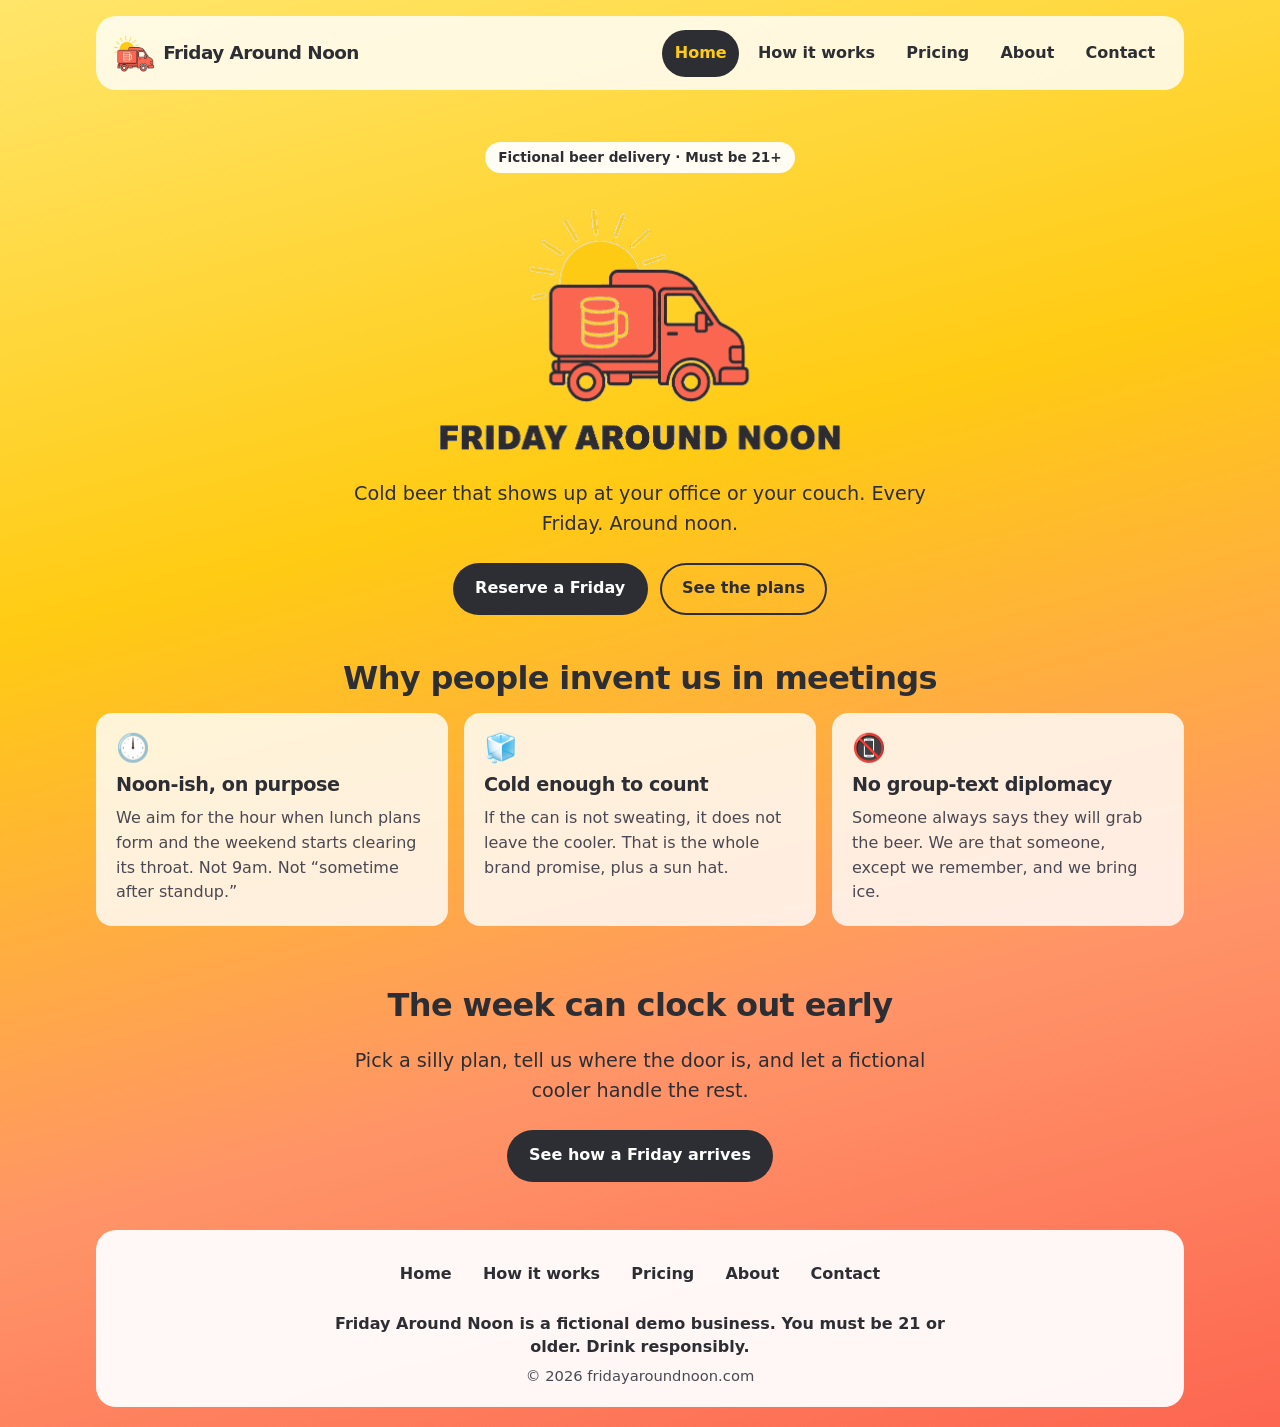
<file: index.html>
<!DOCTYPE html>
<html lang="en">
<head>
  <meta charset="UTF-8">
  <meta name="viewport" content="width=device-width, initial-scale=1.0">
  <link rel="icon" href="images/favicon.png" type="image/png">
  <title>Friday Around Noon</title>
  <meta name="description" content="A fictional delivery service that brings cold beer to your office or home every Friday around noon.">
  <link rel="stylesheet" href="styles.css">
</head>
<body>
  <a class="skip" href="#content">Skip to content</a>
  <header class="site-header">
    <a class="logo" href="index.html"><img src="images/logo-icon.png" alt="Friday Around Noon" width="44" height="39"><span aria-hidden="true">Friday Around Noon</span></a>
    <nav class="nav" aria-label="Main">
      <a href="index.html" aria-current="page">Home</a>
      <a href="how-it-works.html">How it works</a>
      <a href="pricing.html">Pricing</a>
      <a href="about.html">About</a>
      <a href="contact.html">Contact</a>
    </nav>
  </header>
  <main id="content">
    <section class="hero">
      <p class="kicker">Fictional beer delivery · Must be 21+</p>
      <h1 class="logo-heading"><img class="hero-logo" src="images/logo.png" alt="Friday Around Noon" width="835" height="520"></h1>
      <p class="tagline">Cold beer that shows up at your office or your couch. Every Friday. Around noon.</p>
      <div class="actions">
        <a class="button" href="contact.html">Reserve a Friday</a>
        <a class="button secondary" href="pricing.html">See the plans</a>
      </div>
    </section>
    <section class="section" aria-labelledby="points-title">
      <h2 class="section-title" id="points-title">Why people invent us in meetings</h2>
      <div class="grid-3">
        <article class="card">
          <div class="emoji" aria-hidden="true">🕛</div>
          <h3>Noon-ish, on purpose</h3>
          <p>We aim for the hour when lunch plans form and the weekend starts clearing its throat. Not 9am. Not “sometime after standup.”</p>
        </article>
        <article class="card">
          <div class="emoji" aria-hidden="true">🧊</div>
          <h3>Cold enough to count</h3>
          <p>If the can is not sweating, it does not leave the cooler. That is the whole brand promise, plus a sun hat.</p>
        </article>
        <article class="card">
          <div class="emoji" aria-hidden="true">📵</div>
          <h3>No group-text diplomacy</h3>
          <p>Someone always says they will grab the beer. We are that someone, except we remember, and we bring ice.</p>
        </article>
      </div>
    </section>
    <section class="section hero">
      <h2>The week can clock out early</h2>
      <p class="lede">Pick a silly plan, tell us where the door is, and let a fictional cooler handle the rest.</p>
      <div class="actions">
        <a class="button" href="how-it-works.html">See how a Friday arrives</a>
      </div>
    </section>
  </main>
  <footer class="site-footer">
    <nav class="footer-nav" aria-label="Footer">
      <a href="index.html">Home</a>
      <a href="how-it-works.html">How it works</a>
      <a href="pricing.html">Pricing</a>
      <a href="about.html">About</a>
      <a href="contact.html">Contact</a>
    </nav>
    <p class="disclaimer">Friday Around Noon is a fictional demo business. You must be 21 or older. Drink responsibly.</p>
    <p class="fineprint">&copy; 2026 fridayaroundnoon.com</p>
  </footer>
</body>
</html>
</file>
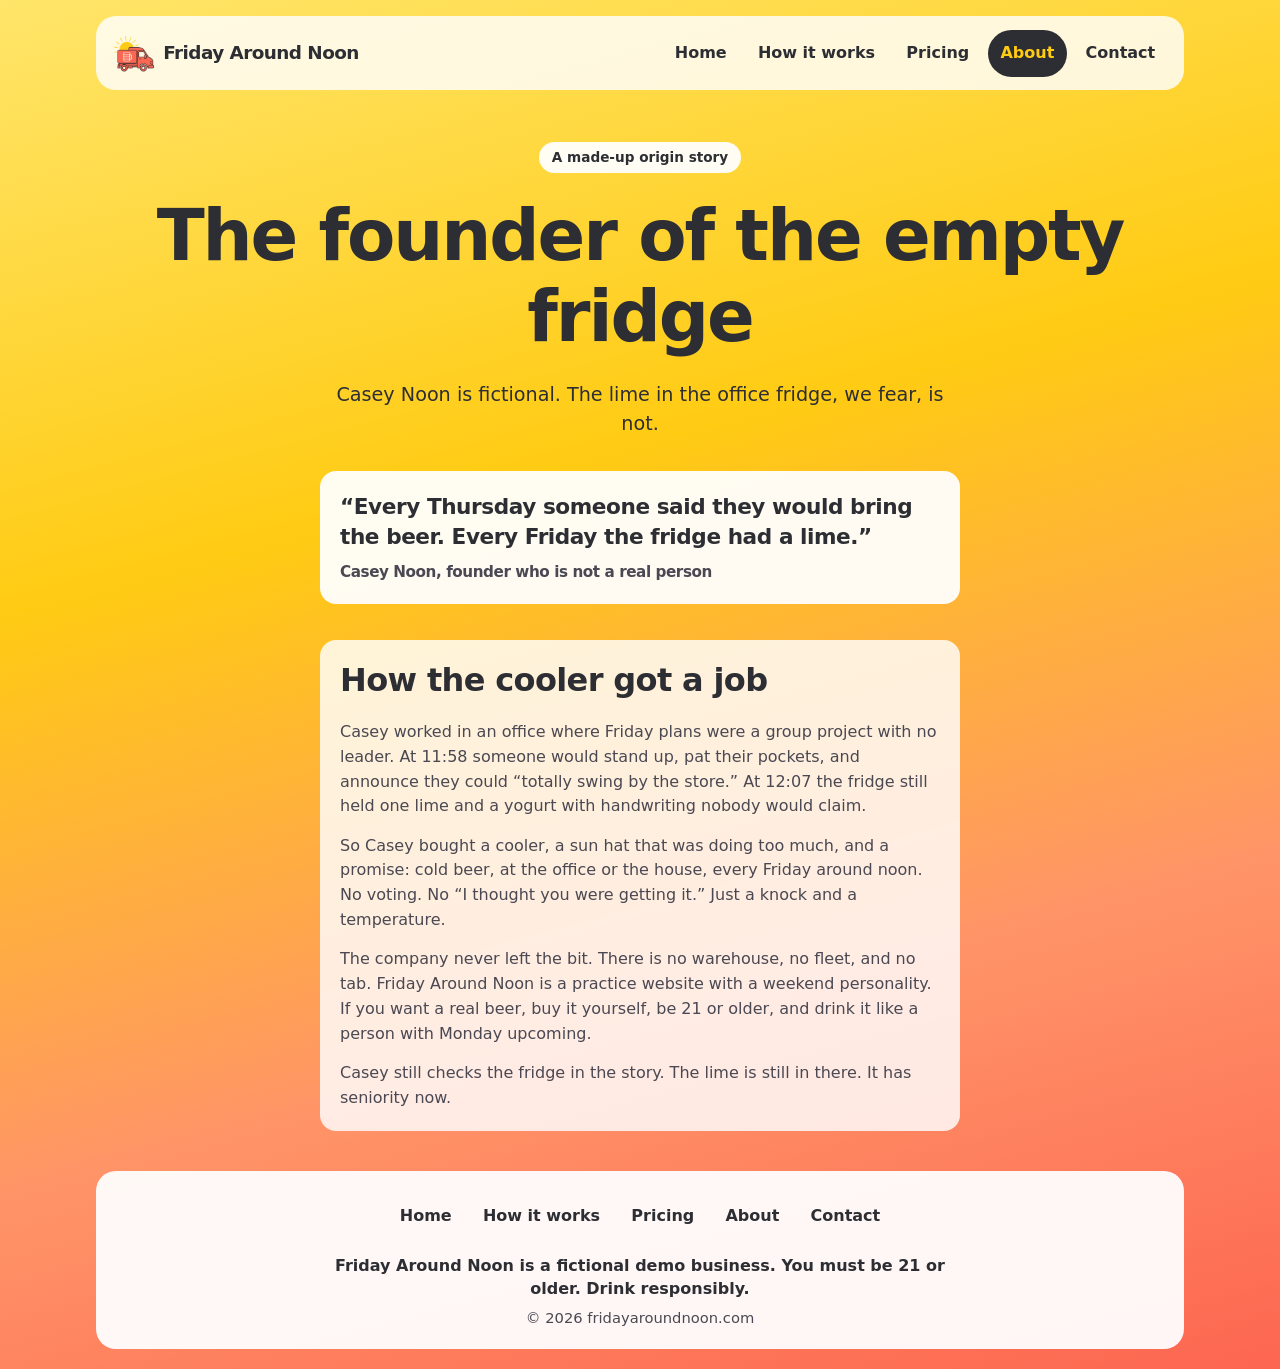
<file: about.html>
<!DOCTYPE html>
<html lang="en">
<head>
  <meta charset="UTF-8">
  <meta name="viewport" content="width=device-width, initial-scale=1.0">
  <link rel="icon" href="images/favicon.png" type="image/png">
  <title>About · Friday Around Noon</title>
  <meta name="description" content="The fictional founder story behind Friday Around Noon, a goofy beer delivery demo.">
  <link rel="stylesheet" href="styles.css">
</head>
<body>
  <a class="skip" href="#content">Skip to content</a>
  <header class="site-header">
    <a class="logo" href="index.html"><img src="images/logo-icon.png" alt="Friday Around Noon" width="44" height="39"><span aria-hidden="true">Friday Around Noon</span></a>
    <nav class="nav" aria-label="Main">
      <a href="index.html">Home</a>
      <a href="how-it-works.html">How it works</a>
      <a href="pricing.html">Pricing</a>
      <a href="about.html" aria-current="page">About</a>
      <a href="contact.html">Contact</a>
    </nav>
  </header>
  <main id="content">
    <header class="hero">
      <p class="kicker">A made-up origin story</p>
      <h1>The founder of the empty fridge</h1>
      <p class="lede">Casey Noon is fictional. The lime in the office fridge, we fear, is not.</p>
    </header>
    <div class="narrow">
      <figure class="quote">
        “Every Thursday someone said they would bring the beer. Every Friday the fridge had a lime.”
        <span>Casey Noon, founder who is not a real person</span>
      </figure>
      <article class="story section">
        <h2>How the cooler got a job</h2>
        <p>Casey worked in an office where Friday plans were a group project with no leader. At 11:58 someone would stand up, pat their pockets, and announce they could “totally swing by the store.” At 12:07 the fridge still held one lime and a yogurt with handwriting nobody would claim.</p>
        <p>So Casey bought a cooler, a sun hat that was doing too much, and a promise: cold beer, at the office or the house, every Friday around noon. No voting. No “I thought you were getting it.” Just a knock and a temperature.</p>
        <p>The company never left the bit. There is no warehouse, no fleet, and no tab. Friday Around Noon is a practice website with a weekend personality. If you want a real beer, buy it yourself, be 21 or older, and drink it like a person with Monday upcoming.</p>
        <p>Casey still checks the fridge in the story. The lime is still in there. It has seniority now.</p>
      </article>
    </div>
  </main>
  <footer class="site-footer">
    <nav class="footer-nav" aria-label="Footer">
      <a href="index.html">Home</a>
      <a href="how-it-works.html">How it works</a>
      <a href="pricing.html">Pricing</a>
      <a href="about.html">About</a>
      <a href="contact.html">Contact</a>
    </nav>
    <p class="disclaimer">Friday Around Noon is a fictional demo business. You must be 21 or older. Drink responsibly.</p>
    <p class="fineprint">&copy; 2026 fridayaroundnoon.com</p>
  </footer>
</body>
</html>
</file>
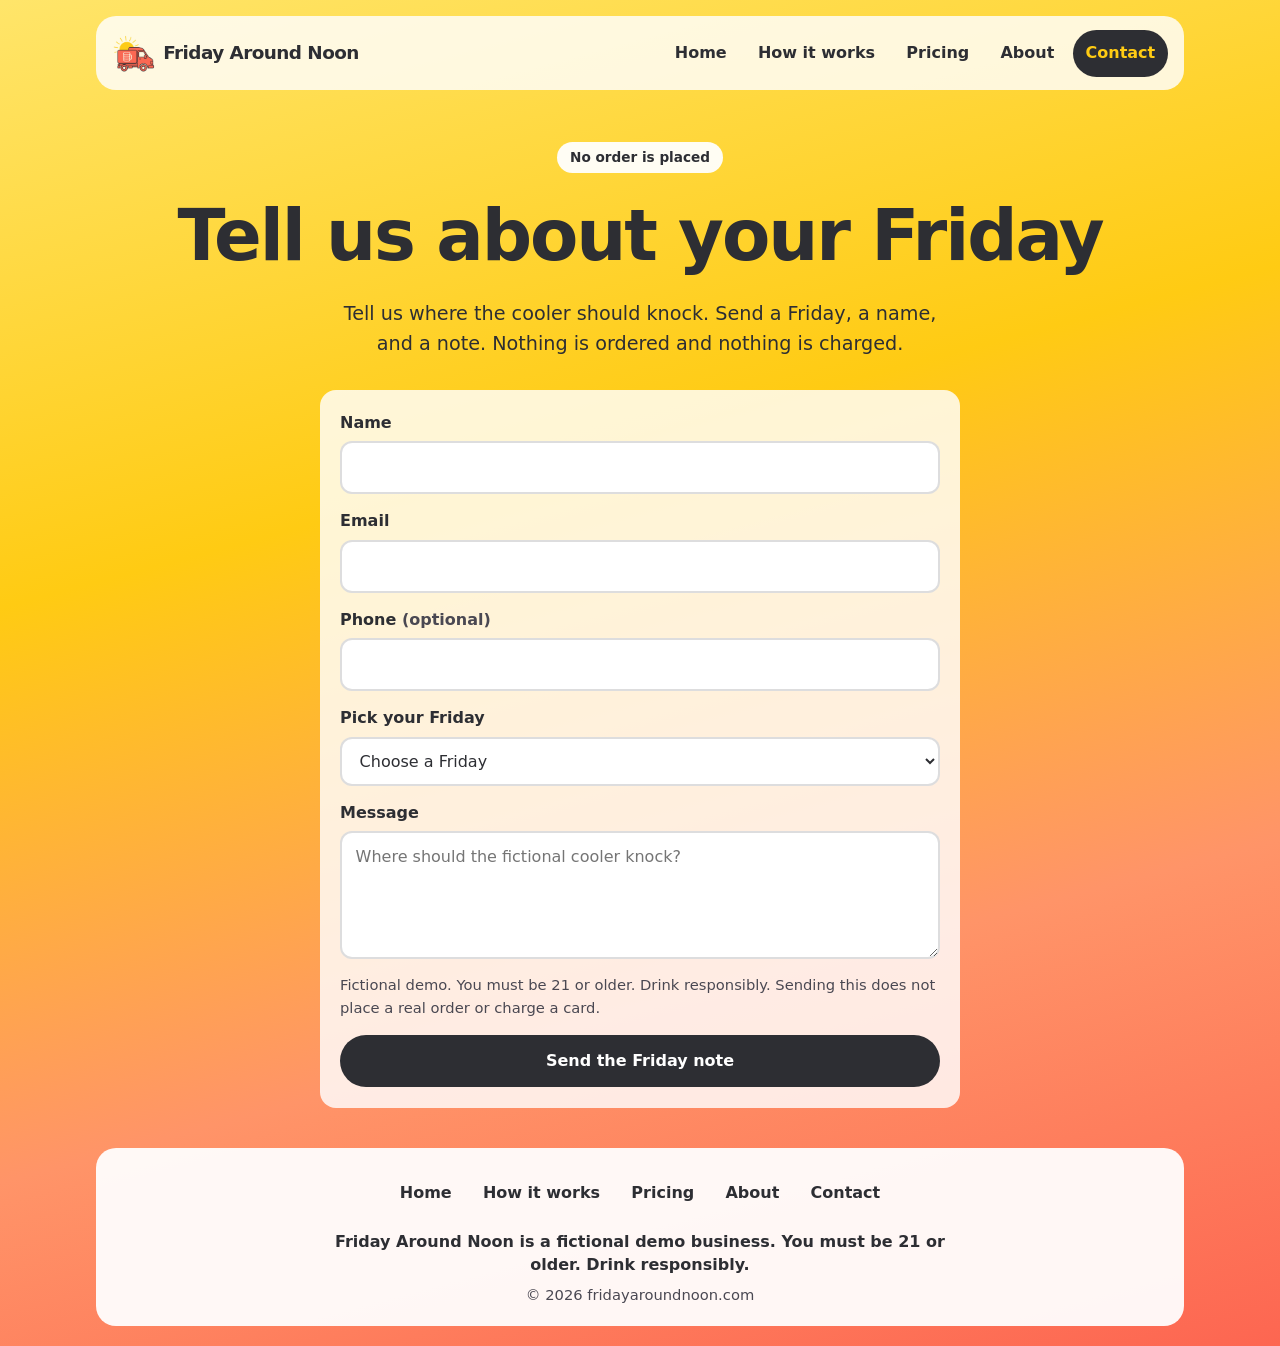
<file: contact.html>
<!DOCTYPE html>
<html lang="en">
<head>
  <meta charset="UTF-8">
  <meta name="viewport" content="width=device-width, initial-scale=1.0">
  <link rel="icon" href="images/favicon.png" type="image/png">
  <title>Contact · Friday Around Noon</title>
  <meta name="description" content="Send a note to the fictional Friday Around Noon cooler. The form posts to Web3Forms.">
  <link rel="stylesheet" href="styles.css">
</head>
<body>
  <a class="skip" href="#content">Skip to content</a>
  <header class="site-header">
    <a class="logo" href="index.html"><img src="images/logo-icon.png" alt="Friday Around Noon" width="44" height="39"><span aria-hidden="true">Friday Around Noon</span></a>
    <nav class="nav" aria-label="Main">
      <a href="index.html">Home</a>
      <a href="how-it-works.html">How it works</a>
      <a href="pricing.html">Pricing</a>
      <a href="about.html">About</a>
      <a href="contact.html" aria-current="page">Contact</a>
    </nav>
  </header>
  <main id="content">
    <header class="hero">
      <p class="kicker">No order is placed</p>
      <h1>Tell us about your Friday</h1>
      <p class="lede">Tell us where the cooler should knock. Send a Friday, a name, and a note. Nothing is ordered and nothing is charged.</p>
    </header>
    <form class="form narrow" action="https://api.web3forms.com/submit" method="POST">
      <input type="hidden" name="access_key" value="9b8277dc-fc61-4c9d-a9d0-d2e81b1ba8a5">
      <input type="hidden" name="subject" value="New Friday note from fridayaroundnoon.com">
      <input type="hidden" name="from_name" value="Friday Around Noon">
      <input type="hidden" name="redirect" value="https://fridayaroundnoon.com/thanks.html">
      <input type="checkbox" name="botcheck" tabindex="-1" autocomplete="off" style="display: none;" aria-hidden="true">

      <div class="field">
        <label for="name">Name</label>
        <input type="text" id="name" name="name" autocomplete="name" required>
      </div>
      <div class="field">
        <label for="email">Email</label>
        <input type="email" id="email" name="email" autocomplete="email" required>
      </div>
      <div class="field">
        <label for="phone">Phone <span class="optional">(optional)</span></label>
        <input type="tel" id="phone" name="phone" autocomplete="tel">
      </div>
      <div class="field">
        <label for="friday">Pick your Friday</label>
        <select id="friday" name="friday" required>
          <option value="" selected disabled>Choose a Friday</option>
          <option>This coming Friday (I'm already looking at the clock)</option>
          <option>Next Friday (I can wait, barely)</option>
          <option>Every Friday (please supervise me)</option>
          <option>A holiday Friday (chaotic good)</option>
        </select>
      </div>
      <div class="field">
        <label for="message">Message</label>
        <textarea id="message" name="message" required placeholder="Where should the fictional cooler knock?"></textarea>
      </div>
      <p class="form-note">Fictional demo. You must be 21 or older. Drink responsibly. Sending this does not place a real order or charge a card.</p>
      <button class="button" type="submit">Send the Friday note</button>
    </form>
  </main>
  <footer class="site-footer">
    <nav class="footer-nav" aria-label="Footer">
      <a href="index.html">Home</a>
      <a href="how-it-works.html">How it works</a>
      <a href="pricing.html">Pricing</a>
      <a href="about.html">About</a>
      <a href="contact.html">Contact</a>
    </nav>
    <p class="disclaimer">Friday Around Noon is a fictional demo business. You must be 21 or older. Drink responsibly.</p>
    <p class="fineprint">&copy; 2026 fridayaroundnoon.com</p>
  </footer>
</body>
</html>
</file>
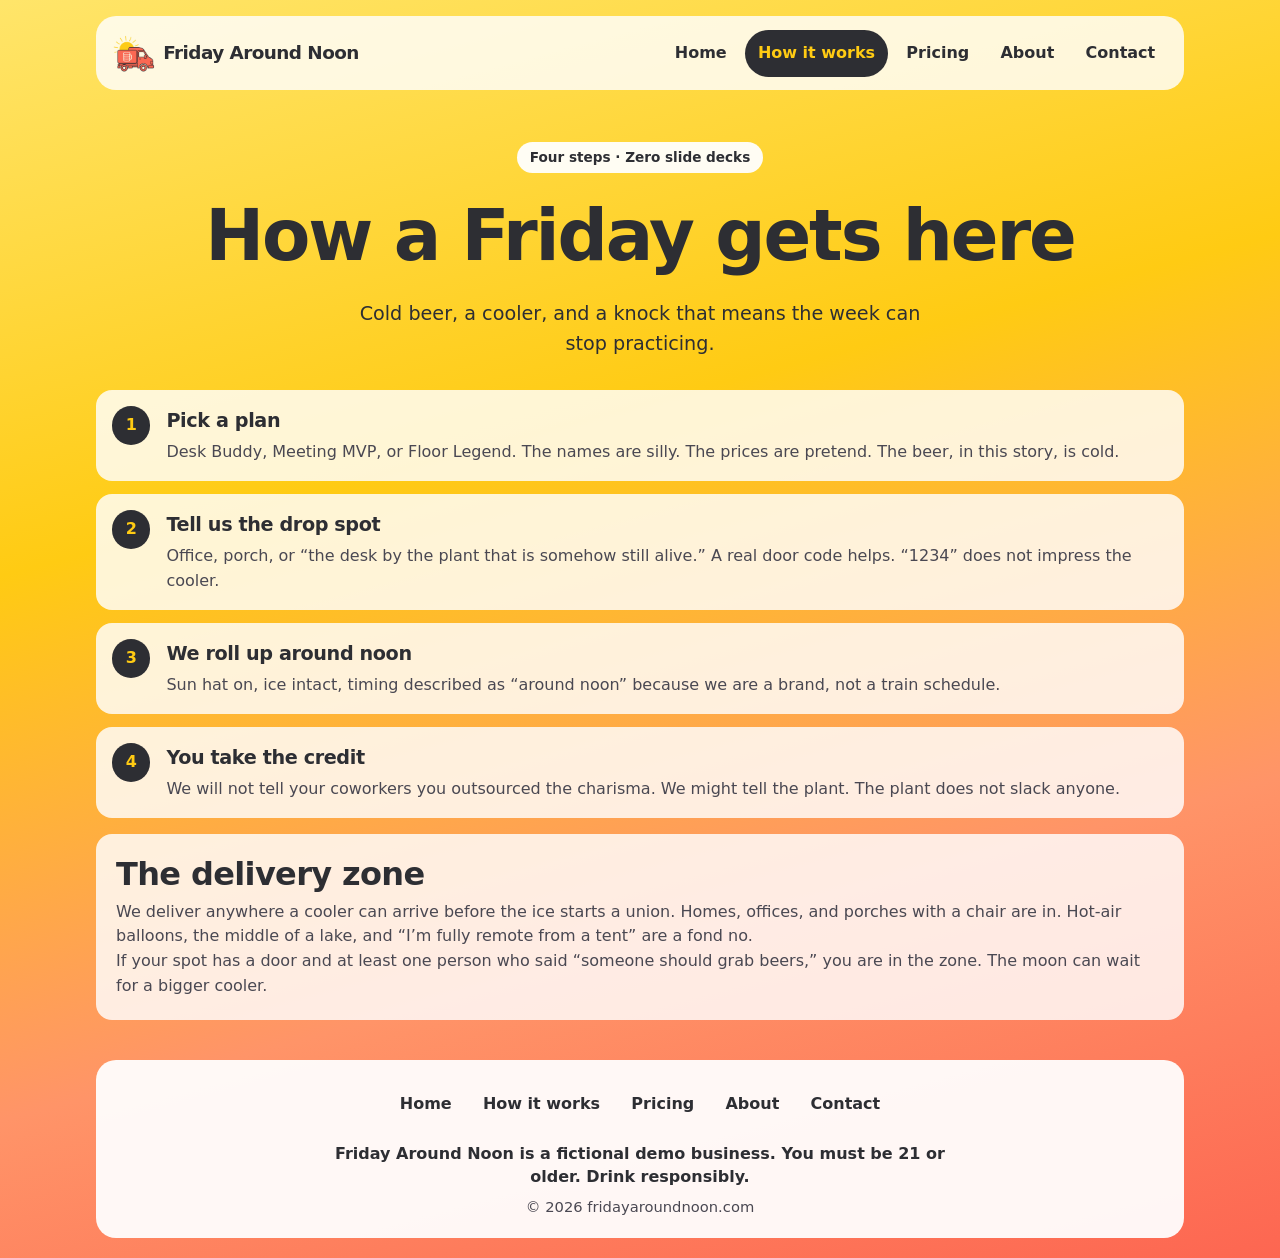
<file: how-it-works.html>
<!DOCTYPE html>
<html lang="en">
<head>
  <meta charset="UTF-8">
  <meta name="viewport" content="width=device-width, initial-scale=1.0">
  <link rel="icon" href="images/favicon.png" type="image/png">
  <title>How it works · Friday Around Noon</title>
  <meta name="description" content="Four goofy steps for a fictional Friday beer drop-off, plus the delivery-zone joke.">
  <link rel="stylesheet" href="styles.css">
</head>
<body>
  <a class="skip" href="#content">Skip to content</a>
  <header class="site-header">
    <a class="logo" href="index.html"><img src="images/logo-icon.png" alt="Friday Around Noon" width="44" height="39"><span aria-hidden="true">Friday Around Noon</span></a>
    <nav class="nav" aria-label="Main">
      <a href="index.html">Home</a>
      <a href="how-it-works.html" aria-current="page">How it works</a>
      <a href="pricing.html">Pricing</a>
      <a href="about.html">About</a>
      <a href="contact.html">Contact</a>
    </nav>
  </header>
  <main id="content">
    <header class="hero">
      <p class="kicker">Four steps · Zero slide decks</p>
      <h1>How a Friday gets here</h1>
      <p class="lede">Cold beer, a cooler, and a knock that means the week can stop practicing.</p>
    </header>
    <ol class="steps">
      <li>
        <h3>Pick a plan</h3>
        <p>Desk Buddy, Meeting MVP, or Floor Legend. The names are silly. The prices are pretend. The beer, in this story, is cold.</p>
      </li>
      <li>
        <h3>Tell us the drop spot</h3>
        <p>Office, porch, or “the desk by the plant that is somehow still alive.” A real door code helps. “1234” does not impress the cooler.</p>
      </li>
      <li>
        <h3>We roll up around noon</h3>
        <p>Sun hat on, ice intact, timing described as “around noon” because we are a brand, not a train schedule.</p>
      </li>
      <li>
        <h3>You take the credit</h3>
        <p>We will not tell your coworkers you outsourced the charisma. We might tell the plant. The plant does not slack anyone.</p>
      </li>
    </ol>
    <aside class="zone">
      <h2>The delivery zone</h2>
      <p>We deliver anywhere a cooler can arrive before the ice starts a union. Homes, offices, and porches with a chair are in. Hot-air balloons, the middle of a lake, and “I’m fully remote from a tent” are a fond no.</p>
      <p>If your spot has a door and at least one person who said “someone should grab beers,” you are in the zone. The moon can wait for a bigger cooler.</p>
    </aside>
  </main>
  <footer class="site-footer">
    <nav class="footer-nav" aria-label="Footer">
      <a href="index.html">Home</a>
      <a href="how-it-works.html">How it works</a>
      <a href="pricing.html">Pricing</a>
      <a href="about.html">About</a>
      <a href="contact.html">Contact</a>
    </nav>
    <p class="disclaimer">Friday Around Noon is a fictional demo business. You must be 21 or older. Drink responsibly.</p>
    <p class="fineprint">&copy; 2026 fridayaroundnoon.com</p>
  </footer>
</body>
</html>
</file>
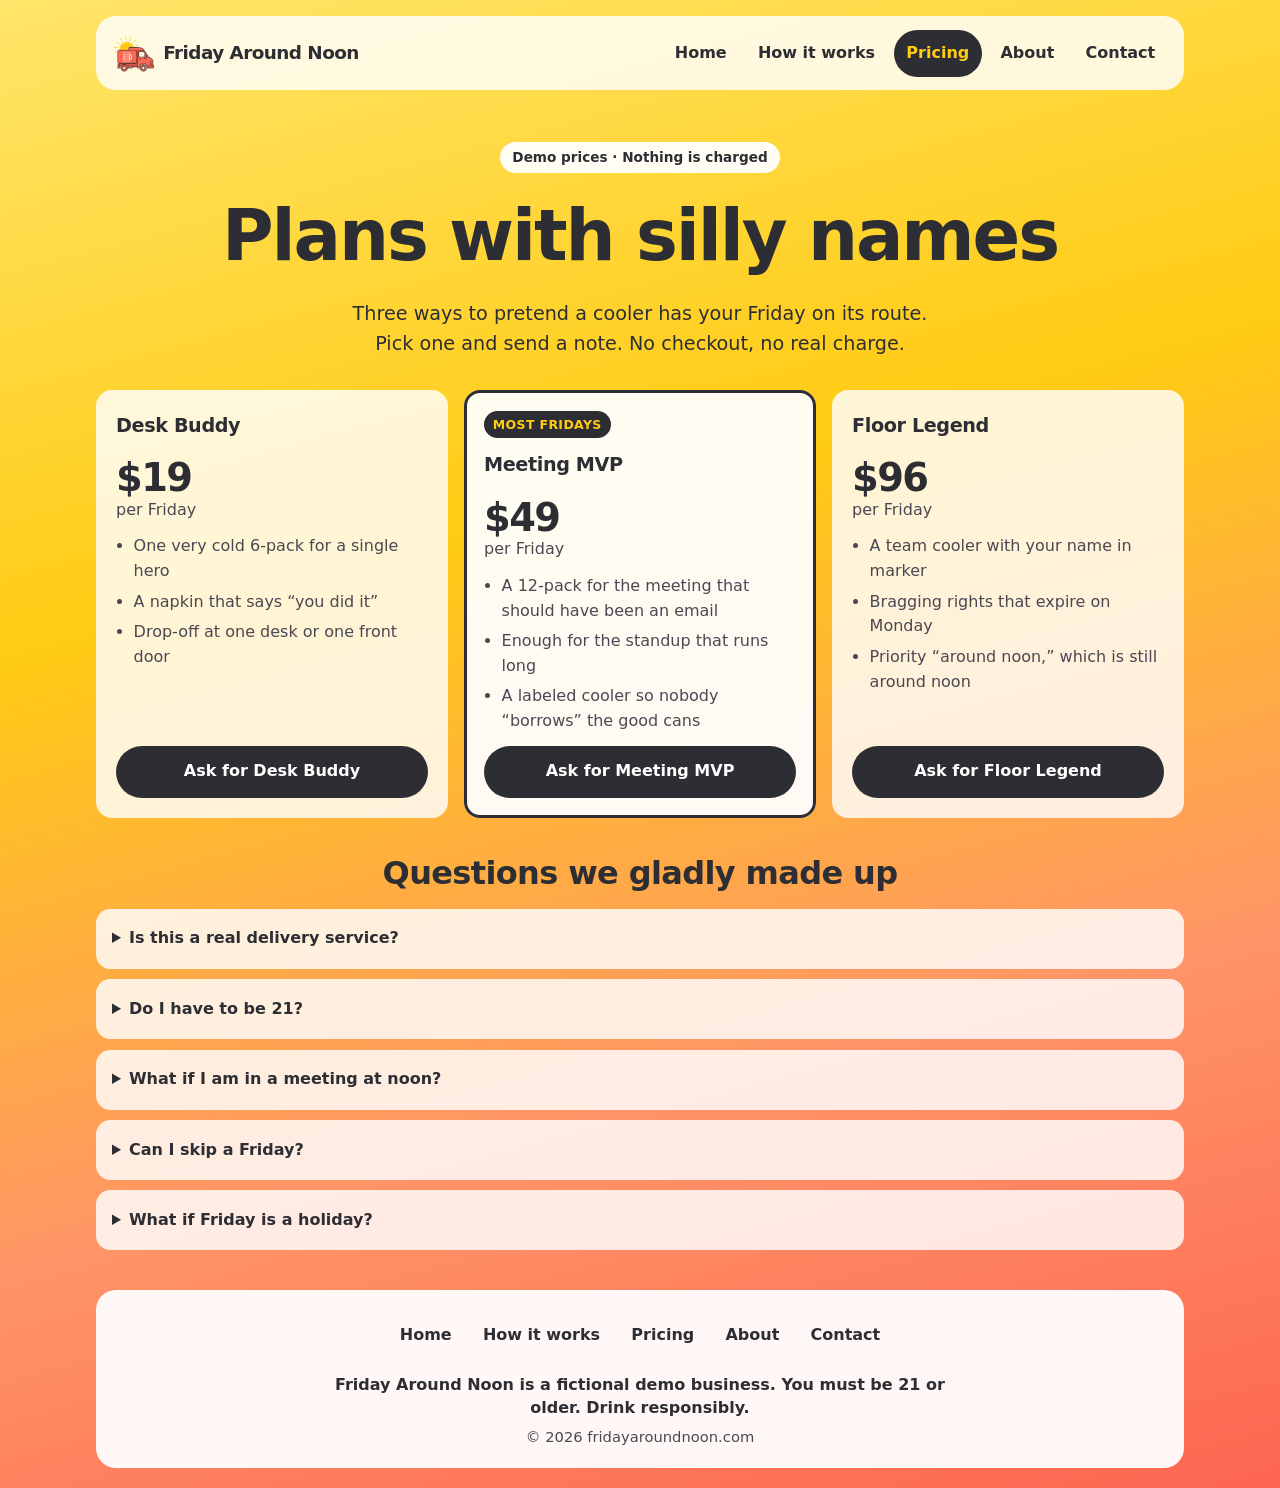
<file: pricing.html>
<!DOCTYPE html>
<html lang="en">
<head>
  <meta charset="UTF-8">
  <meta name="viewport" content="width=device-width, initial-scale=1.0">
  <link rel="icon" href="images/favicon.png" type="image/png">
  <title>Pricing · Friday Around Noon</title>
  <meta name="description" content="Three fictional Friday beer subscriptions with silly names, fake prices, and a short FAQ.">
  <link rel="stylesheet" href="styles.css">
</head>
<body>
  <a class="skip" href="#content">Skip to content</a>
  <header class="site-header">
    <a class="logo" href="index.html"><img src="images/logo-icon.png" alt="Friday Around Noon" width="44" height="39"><span aria-hidden="true">Friday Around Noon</span></a>
    <nav class="nav" aria-label="Main">
      <a href="index.html">Home</a>
      <a href="how-it-works.html">How it works</a>
      <a href="pricing.html" aria-current="page">Pricing</a>
      <a href="about.html">About</a>
      <a href="contact.html">Contact</a>
    </nav>
  </header>
  <main id="content">
    <header class="hero">
      <p class="kicker">Demo prices · Nothing is charged</p>
      <h1>Plans with silly names</h1>
      <p class="lede">Three ways to pretend a cooler has your Friday on its route. Pick one and send a note. No checkout, no real charge.</p>
    </header>
    <section class="tiers" aria-label="Subscription tiers">
      <article class="tier">
        <h3>Desk Buddy</h3>
        <p class="price"><strong>$19</strong> per Friday</p>
        <ul>
          <li>One very cold 6-pack for a single hero</li>
          <li>A napkin that says “you did it”</li>
          <li>Drop-off at one desk or one front door</li>
        </ul>
        <a class="button" href="contact.html">Ask for Desk Buddy</a>
      </article>
      <article class="tier featured">
        <p class="badge">Most Fridays</p>
        <h3>Meeting MVP</h3>
        <p class="price"><strong>$49</strong> per Friday</p>
        <ul>
          <li>A 12-pack for the meeting that should have been an email</li>
          <li>Enough for the standup that runs long</li>
          <li>A labeled cooler so nobody “borrows” the good cans</li>
        </ul>
        <a class="button" href="contact.html">Ask for Meeting MVP</a>
      </article>
      <article class="tier">
        <h3>Floor Legend</h3>
        <p class="price"><strong>$96</strong> per Friday</p>
        <ul>
          <li>A team cooler with your name in marker</li>
          <li>Bragging rights that expire on Monday</li>
          <li>Priority “around noon,” which is still around noon</li>
        </ul>
        <a class="button" href="contact.html">Ask for Floor Legend</a>
      </article>
    </section>
    <section class="section" aria-labelledby="faq-title">
      <h2 class="section-title" id="faq-title">Questions we gladly made up</h2>
      <div class="faq">
        <details>
          <summary>Is this a real delivery service?</summary>
          <p>No. Friday Around Noon is a fictional demo. The prices are jokes. Nobody is heading to your office with beer unless you invited an actual friend.</p>
        </details>
        <details>
          <summary>Do I have to be 21?</summary>
          <p>Yes. Even the pretend beer has a pretend bouncer. If you are under 21, this page is just a sunny story.</p>
        </details>
        <details>
          <summary>What if I am in a meeting at noon?</summary>
          <p>In the story, we leave the cooler with the front desk or with whoever looks most likely to share. The mystery yogurt already in the fridge is not our department.</p>
        </details>
        <details>
          <summary>Can I skip a Friday?</summary>
          <p>In this demo, skip it by not sending the form. In the fiction, tell us by Tuesday and the cooler takes the week off without taking it personally.</p>
        </details>
        <details>
          <summary>What if Friday is a holiday?</summary>
          <p>We pretend Thursday is Friday, or we both take the day and call it even. Holiday Fridays are a dropdown option, not a legal strategy.</p>
        </details>
      </div>
    </section>
  </main>
  <footer class="site-footer">
    <nav class="footer-nav" aria-label="Footer">
      <a href="index.html">Home</a>
      <a href="how-it-works.html">How it works</a>
      <a href="pricing.html">Pricing</a>
      <a href="about.html">About</a>
      <a href="contact.html">Contact</a>
    </nav>
    <p class="disclaimer">Friday Around Noon is a fictional demo business. You must be 21 or older. Drink responsibly.</p>
    <p class="fineprint">&copy; 2026 fridayaroundnoon.com</p>
  </footer>
</body>
</html>
</file>
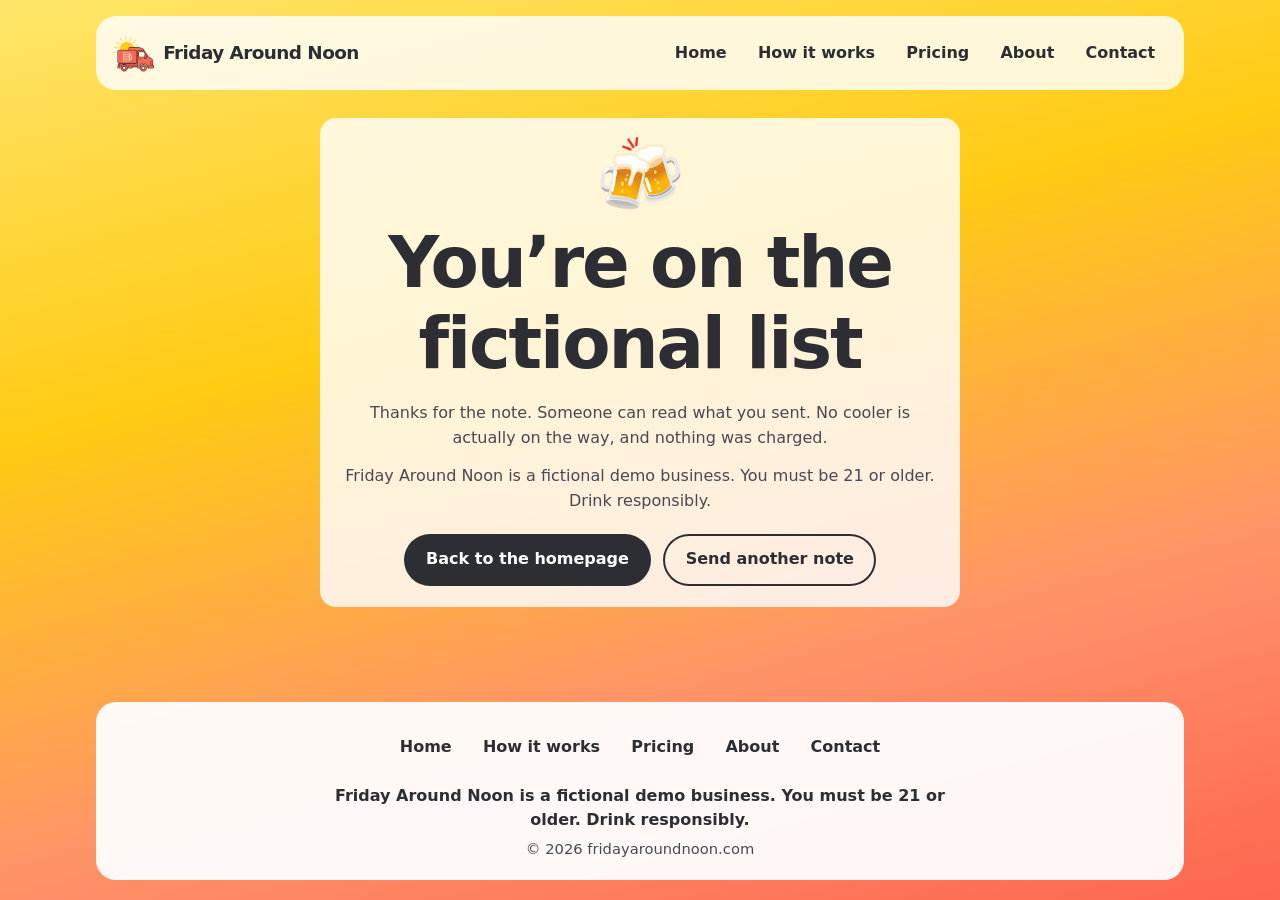
<file: thanks.html>
<!DOCTYPE html>
<html lang="en">
<head>
  <meta charset="UTF-8">
  <meta name="viewport" content="width=device-width, initial-scale=1.0">
  <link rel="icon" href="images/favicon.png" type="image/png">
  <title>Thanks · Friday Around Noon</title>
  <meta name="description" content="Thank-you page after a Friday Around Noon contact form is sent.">
  <link rel="stylesheet" href="styles.css">
</head>
<body>
  <a class="skip" href="#content">Skip to content</a>
  <header class="site-header">
    <a class="logo" href="index.html"><img src="images/logo-icon.png" alt="Friday Around Noon" width="44" height="39"><span aria-hidden="true">Friday Around Noon</span></a>
    <nav class="nav" aria-label="Main">
      <a href="index.html">Home</a>
      <a href="how-it-works.html">How it works</a>
      <a href="pricing.html">Pricing</a>
      <a href="about.html">About</a>
      <a href="contact.html">Contact</a>
    </nav>
  </header>
  <main id="content">
    <section class="thanks narrow">
      <div class="sun" aria-hidden="true">🍻</div>
      <h1>You’re on the fictional list</h1>
      <p>Thanks for the note. Someone can read what you sent. No cooler is actually on the way, and nothing was charged.</p>
      <p>Friday Around Noon is a fictional demo business. You must be 21 or older. Drink responsibly.</p>
      <div class="actions">
        <a class="button" href="index.html">Back to the homepage</a>
        <a class="button secondary" href="contact.html">Send another note</a>
      </div>
    </section>
  </main>
  <footer class="site-footer">
    <nav class="footer-nav" aria-label="Footer">
      <a href="index.html">Home</a>
      <a href="how-it-works.html">How it works</a>
      <a href="pricing.html">Pricing</a>
      <a href="about.html">About</a>
      <a href="contact.html">Contact</a>
    </nav>
    <p class="disclaimer">Friday Around Noon is a fictional demo business. You must be 21 or older. Drink responsibly.</p>
    <p class="fineprint">&copy; 2026 fridayaroundnoon.com</p>
  </footer>
</body>
</html>
</file>
<file: styles.css>
* { box-sizing: border-box; margin: 0; padding: 0; }

:root {
  --ink: #2d2e33;
  --muted: #4a4852;
  --sun: #ffcb13;
  --coral: #fd6651;
  --paper: rgba(255, 255, 255, 0.82);
  --paper-strong: rgba(255, 255, 255, 0.94);
  --line: rgba(45, 46, 51, 0.16);
  --max: 68rem;
}

html { scroll-behavior: smooth; }

body {
  position: relative;
  font-family: system-ui, -apple-system, "Segoe UI", Roboto, sans-serif;
  color: var(--ink);
  background: linear-gradient(165deg, #ffe56a 0%, #ffcb13 36%, #ff9468 70%, #fd6651 100%);
  min-height: 100vh;
  min-height: 100dvh;
  display: flex;
  flex-direction: column;
  line-height: 1.55;
}

a { color: inherit; }

:focus-visible {
  outline: 3px solid var(--ink);
  outline-offset: 3px;
}

.skip {
  position: absolute;
  left: 1rem;
  top: -4rem;
  background: #fff;
  color: var(--ink);
  padding: 0.5rem 0.8rem;
  border-radius: 0.6rem;
  z-index: 2;
  font-weight: 700;
}

.skip:focus { top: 0.75rem; }

.site-header,
main,
.site-footer {
  width: min(var(--max), calc(100% - 2rem));
  margin-left: auto;
  margin-right: auto;
}

.site-header {
  margin-top: 1rem;
  padding: 0.85rem 1rem;
  background: var(--paper);
  border-radius: 1.25rem;
  display: flex;
  flex-wrap: wrap;
  align-items: center;
  justify-content: space-between;
  gap: 0.75rem 1rem;
}

.logo {
  display: inline-flex;
  align-items: center;
  gap: 0.45rem;
  text-decoration: none;
  font-weight: 800;
  letter-spacing: -0.03em;
  font-size: 1.15rem;
}

.logo img {
  width: 2.75rem;
  height: auto;
  flex: none;
}

.hero-logo {
  display: block;
  width: min(26rem, 92%);
  height: auto;
  margin: 0.35rem auto 0.35rem;
}

.nav,
.footer-nav {
  display: flex;
  flex-wrap: wrap;
  gap: 0.35rem;
}

.nav { justify-content: flex-end; }

.nav a,
.footer-nav a {
  text-decoration: none;
  font-weight: 600;
  padding: 0.7rem 0.8rem;
  border-radius: 999px;
}

.nav a[aria-current="page"] {
  background: var(--ink);
  color: var(--sun);
}

main {
  flex: 1;
  padding: 1.75rem 0 2.5rem;
}

.hero { text-align: center; padding: 1.5rem 0.25rem 0.5rem; }

.kicker {
  display: inline-block;
  background: var(--paper-strong);
  border-radius: 999px;
  padding: 0.3rem 0.8rem;
  font-size: 0.85rem;
  font-weight: 700;
  margin-bottom: 1.25rem;
}

.sun { font-size: clamp(3rem, 8vw, 4.5rem); line-height: 1; margin-bottom: 0.75rem; }

h1 {
  font-size: clamp(2.3rem, 6.5vw, 4.4rem);
  line-height: 1.15;
  letter-spacing: -0.03em;
}

.hero h1 {
  line-height: 1.15;
  margin: 0.2rem 0 0;
}

.hero h1.logo-heading { line-height: 0; margin: 0; }

h2 { font-size: clamp(1.5rem, 3vw, 2rem); letter-spacing: -0.02em; line-height: 1.2; }

h3 { font-size: 1.2rem; letter-spacing: -0.02em; }

.tagline,
.lede {
  max-width: 38rem;
  margin: 1.35rem auto 0;
  font-size: 1.2rem;
  line-height: 1.55;
}

.lede { margin-bottom: 1.5rem; }

.actions {
  display: flex;
  flex-wrap: wrap;
  justify-content: center;
  gap: 0.75rem;
  margin-top: 1.5rem;
}

.button {
  display: inline-block;
  background: var(--ink);
  color: #fff;
  text-decoration: none;
  padding: 0.85rem 1.4rem;
  border-radius: 999px;
  border: 0;
  font: inherit;
  font-weight: 700;
  cursor: pointer;
  min-height: 44px;
  transition: transform 0.15s ease;
}

.button.secondary {
  background: transparent;
  color: var(--ink);
  box-shadow: inset 0 0 0 2px var(--ink);
}

@media (hover: hover) and (pointer: fine) {
  .button:hover { transform: translateY(-2px); }
}

.section { margin-top: 2.25rem; }

.section-title { text-align: center; margin-bottom: 1rem; }

.grid-3,
.tiers {
  display: grid;
  grid-template-columns: repeat(3, 1fr);
  gap: 1rem;
}

.card,
.tier,
.zone,
.story,
.quote,
.form,
.thanks {
  background: var(--paper);
  border-radius: 1rem;
  padding: 1.3rem 1.25rem;
}

.card p,
.tier li,
.story p,
.zone p,
.faq p,
.thanks p { color: var(--muted); }

.card h3,
.tier h3,
.zone h2,
.story h2 { margin-bottom: 0.4rem; }

.emoji {
  font-size: 1.7rem;
  line-height: 1;
  margin-bottom: 0.55rem;
}

.steps {
  list-style: none;
  display: grid;
  gap: 0.85rem;
  counter-reset: step;
}

.steps li {
  position: relative;
  background: var(--paper);
  border-radius: 1rem;
  padding: 1rem 1.15rem 1rem 4.4rem;
}

.steps li::before {
  counter-increment: step;
  content: counter(step);
  position: absolute;
  left: 1rem;
  top: 1rem;
  width: 2.4rem;
  height: 2.4rem;
  border-radius: 50%;
  background: var(--ink);
  color: var(--sun);
  display: grid;
  place-items: center;
  font-weight: 800;
}

.steps h3 { margin-bottom: 0.25rem; }

.steps p { color: var(--muted); }

.zone { margin-top: 1rem; }

.tiers { align-items: stretch; }

.tier {
  display: flex;
  flex-direction: column;
  gap: 0.75rem;
}

.tier.featured {
  background: var(--paper-strong);
  box-shadow: inset 0 0 0 3px var(--ink);
}

.badge {
  align-self: flex-start;
  background: var(--ink);
  color: var(--sun);
  font-size: 0.78rem;
  font-weight: 800;
  letter-spacing: 0.03em;
  text-transform: uppercase;
  padding: 0.25rem 0.55rem;
  border-radius: 999px;
}

.price {
  font-size: 1rem;
  color: var(--muted);
}

.price strong {
  display: block;
  color: var(--ink);
  font-size: 2.4rem;
  letter-spacing: -0.04em;
  line-height: 1;
}

.tier ul {
  margin: 0;
  padding-left: 1.1rem;
  display: grid;
  gap: 0.35rem;
}

.tier .button { margin-top: auto; text-align: center; }

.faq { display: grid; gap: 0.65rem; }

.faq details {
  background: var(--paper);
  border-radius: 0.9rem;
  padding: 0.25rem 0;
}

.faq summary {
  cursor: pointer;
  font-weight: 700;
  padding: 0.85rem 1rem;
  min-height: 44px;
}

.faq details p { margin: 0; padding: 0 1rem 0.95rem; }

.story { display: grid; gap: 0.9rem; }

.quote {
  background: var(--paper-strong);
  font-size: 1.35rem;
  line-height: 1.4;
  font-weight: 700;
  letter-spacing: -0.02em;
}

.quote span {
  display: block;
  margin-top: 0.6rem;
  font-size: 0.95rem;
  font-weight: 600;
  color: var(--muted);
}

.narrow { max-width: 40rem; margin-left: auto; margin-right: auto; }

.form {
  display: grid;
  gap: 0.95rem;
}

.field { display: grid; gap: 0.35rem; }

label { font-weight: 700; }

.optional { font-weight: 600; color: var(--muted); }

input,
select,
textarea {
  width: 100%;
  font: inherit;
  font-size: 1rem;
  color: var(--ink);
  background: #fff;
  border: 2px solid var(--line);
  border-radius: 0.75rem;
  padding: 0.75rem 0.85rem;
}

textarea { min-height: 8rem; resize: vertical; }

.form-note { font-size: 0.92rem; color: var(--muted); }

.thanks { text-align: center; }

.thanks h1 { line-height: 1.15; margin-bottom: 1rem; }

.thanks p + p { margin-top: 0.85rem; }

.thanks .actions { margin-top: 1.25rem; }

.site-footer {
  margin-bottom: 1.25rem;
  padding: 1.35rem 1.1rem 1.2rem;
  background: var(--paper-strong);
  border-radius: 1.25rem;
  text-align: center;
}

.footer-nav { justify-content: center; margin-bottom: 0.85rem; }

.disclaimer {
  font-weight: 800;
  max-width: 40rem;
  margin: 0 auto;
  line-height: 1.45;
}

.fineprint {
  margin-top: 0.45rem;
  color: var(--muted);
  font-size: 0.92rem;
}

@media (max-width: 860px) {
  .grid-3,
  .tiers { grid-template-columns: 1fr; }
}

@media (max-width: 720px) {
  .site-header {
    flex-direction: column;
    align-items: center;
    text-align: center;
  }

  .nav { justify-content: center; }

  .steps li { padding-left: 1.15rem; padding-top: 4rem; }

  .steps li::before { top: 0.9rem; }
}

@media (prefers-reduced-motion: reduce) {
  html { scroll-behavior: auto; }
  .button { transition: none; }
}
</file>
